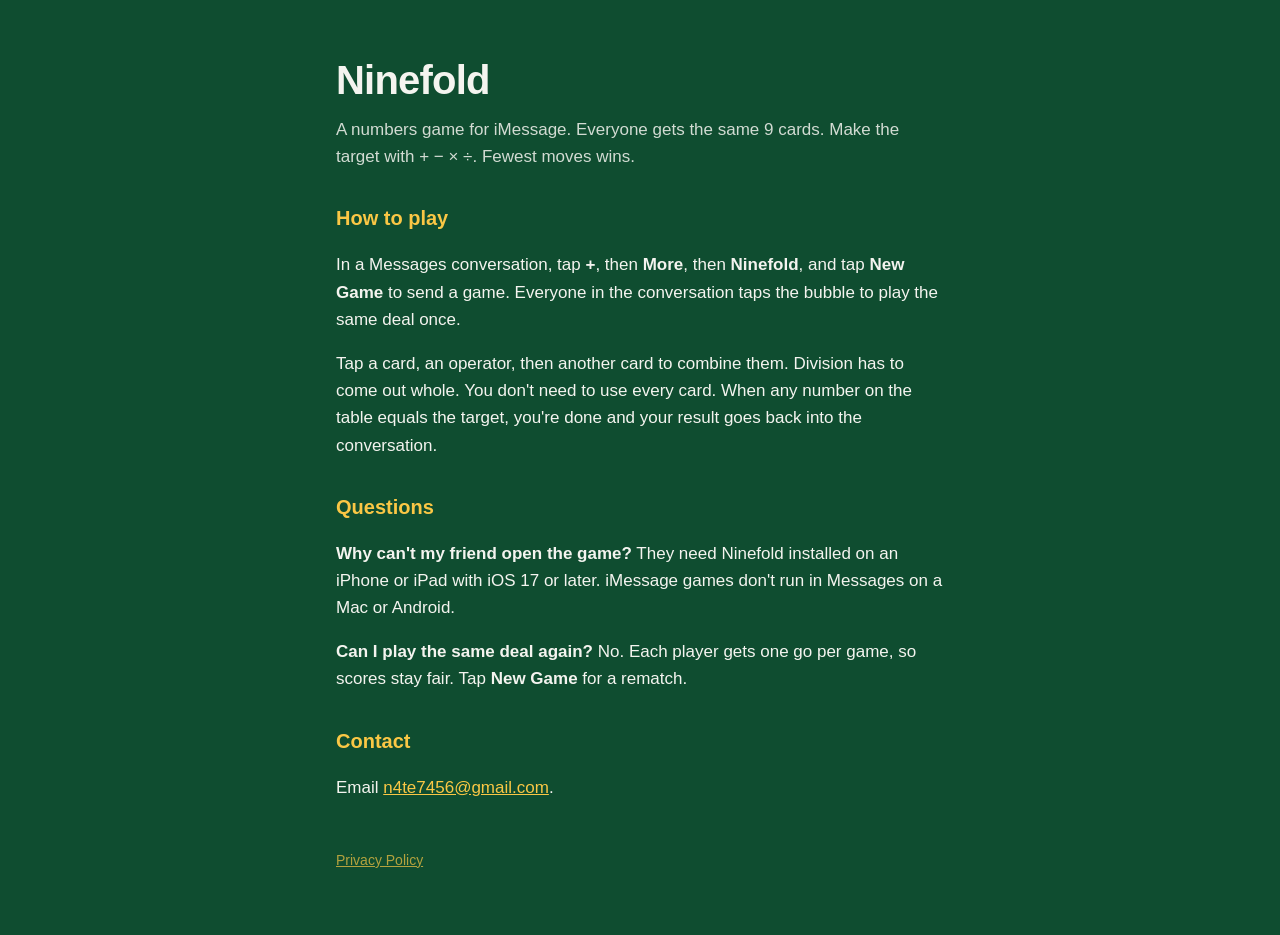
<file: index.html>
<!doctype html>
<html lang="en">
<head>
<meta charset="utf-8">
<meta name="viewport" content="width=device-width, initial-scale=1">
<title>Ninefold Support</title>
<link rel="stylesheet" href="style.css">
</head>
<body>
<main>
  <h1>Ninefold</h1>
  <p class="lede">A numbers game for iMessage. Everyone gets the same 9 cards. Make the target with + − × ÷. Fewest moves wins.</p>

  <h2>How to play</h2>
  <p>In a Messages conversation, tap <b>+</b>, then <b>More</b>, then <b>Ninefold</b>, and tap <b>New Game</b> to send a game. Everyone in the conversation taps the bubble to play the same deal once.</p>
  <p>Tap a card, an operator, then another card to combine them. Division has to come out whole. You don't need to use every card. When any number on the table equals the target, you're done and your result goes back into the conversation.</p>

  <h2>Questions</h2>
  <p><b>Why can't my friend open the game?</b> They need Ninefold installed on an iPhone or iPad with iOS 17 or later. iMessage games don't run in Messages on a Mac or Android.</p>
  <p><b>Can I play the same deal again?</b> No. Each player gets one go per game, so scores stay fair. Tap <b>New Game</b> for a rematch.</p>

  <h2>Contact</h2>
  <p>Email <a href="mailto:n4te7456@gmail.com">n4te7456@gmail.com</a>.</p>

  <footer><a href="privacy.html">Privacy Policy</a></footer>
</main>
</body>
</html>
</file>
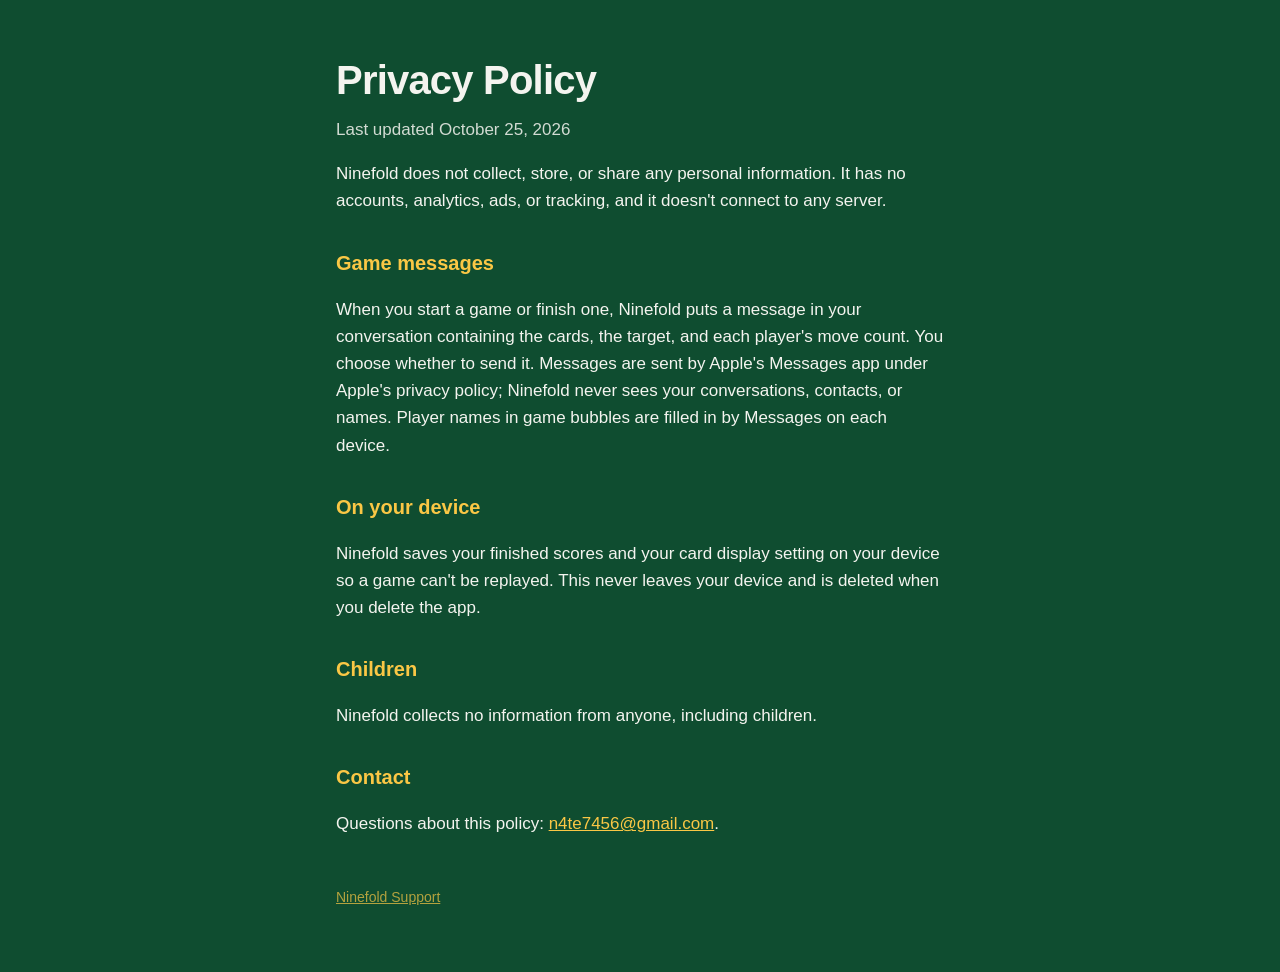
<file: privacy.html>
<!doctype html>
<html lang="en">
<head>
<meta charset="utf-8">
<meta name="viewport" content="width=device-width, initial-scale=1">
<title>Ninefold Privacy</title>
<link rel="stylesheet" href="style.css">
</head>
<body>
<main>
  <h1>Privacy Policy</h1>
  <p class="lede">Last updated October 25, 2026</p>

  <p>Ninefold does not collect, store, or share any personal information. It has no accounts, analytics, ads, or tracking, and it doesn't connect to any server.</p>

  <h2>Game messages</h2>
  <p>When you start a game or finish one, Ninefold puts a message in your conversation containing the cards, the target, and each player's move count. You choose whether to send it. Messages are sent by Apple's Messages app under Apple's privacy policy; Ninefold never sees your conversations, contacts, or names. Player names in game bubbles are filled in by Messages on each device.</p>

  <h2>On your device</h2>
  <p>Ninefold saves your finished scores and your card display setting on your device so a game can't be replayed. This never leaves your device and is deleted when you delete the app.</p>

  <h2>Children</h2>
  <p>Ninefold collects no information from anyone, including children.</p>

  <h2>Contact</h2>
  <p>Questions about this policy: <a href="mailto:n4te7456@gmail.com">n4te7456@gmail.com</a>.</p>

  <footer><a href="index.html">Ninefold Support</a></footer>
</main>
</body>
</html>
</file>
<file: style.css>
:root { --felt: #0f4d30; --gold: #fac745; --ink: #f4f4ef; }
* { box-sizing: border-box; }
body { margin: 0; background: var(--felt); color: var(--ink); font: 17px/1.6 -apple-system, BlinkMacSystemFont, "Segoe UI", sans-serif; }
main { max-width: 640px; margin: 0 auto; padding: 48px 16px 64px; }
h1 { font-size: 40px; margin: 0 0 4px; letter-spacing: -0.02em; }
h2 { font-size: 20px; margin: 32px 0 8px; color: var(--gold); }
a { color: var(--gold); }
.lede { opacity: 0.85; margin-top: 0; }
footer { margin-top: 48px; font-size: 14px; opacity: 0.7; }
</file>
